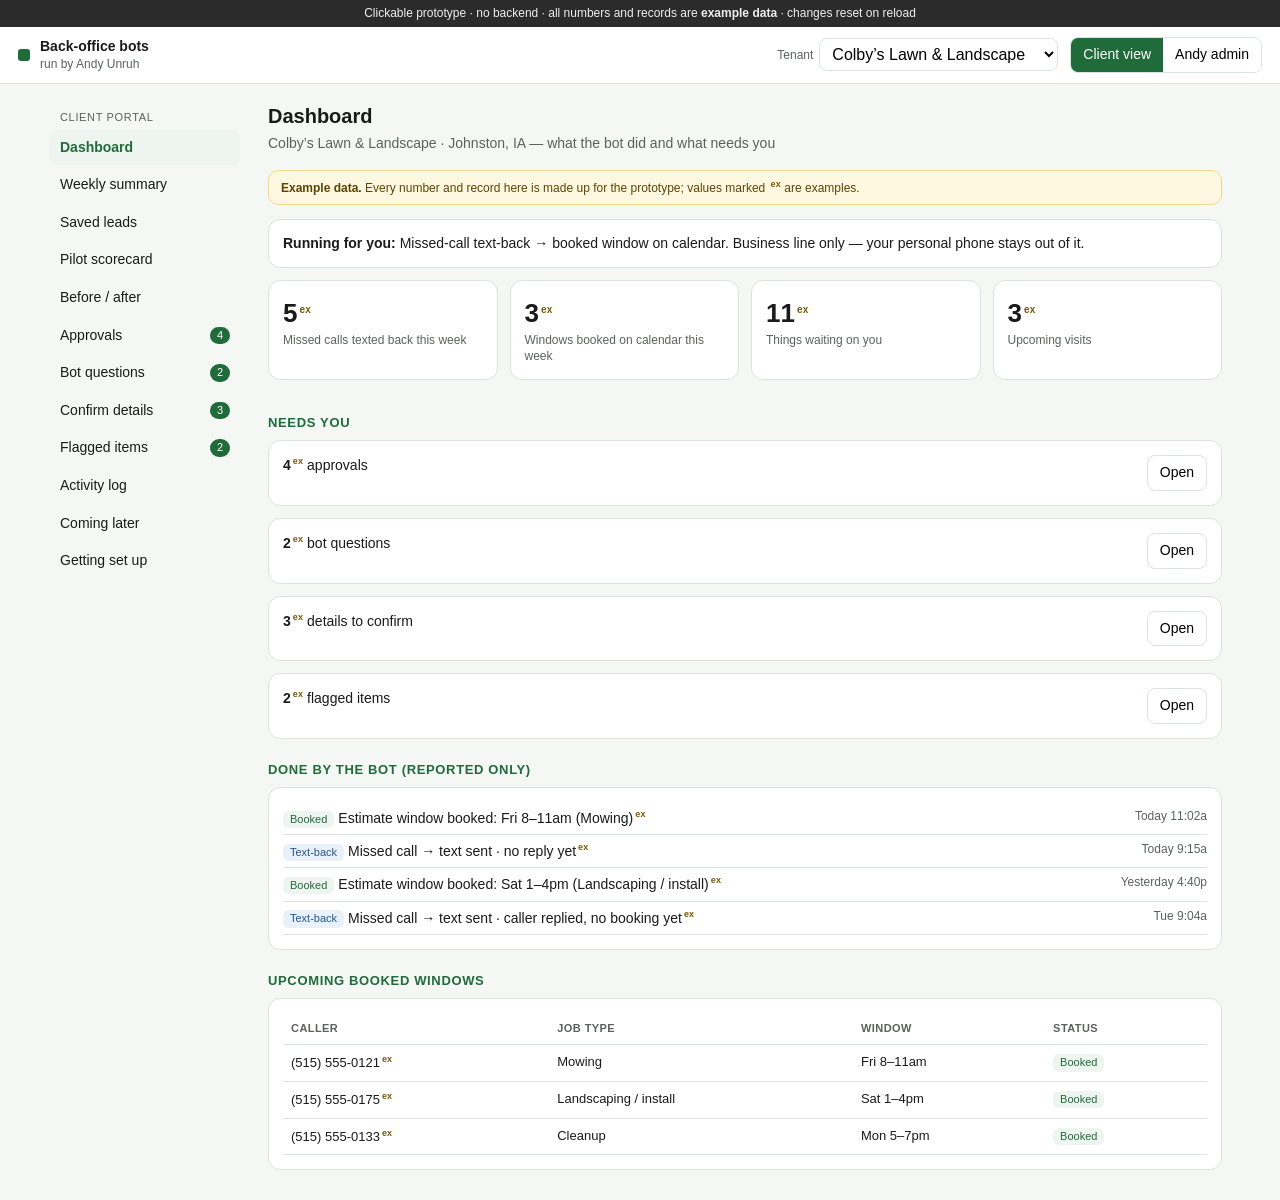
<file: index.html>
<!DOCTYPE html>
<html lang="en"><head><meta charset="utf-8"><meta name="viewport" content="width=device-width,initial-scale=1">
<title>Back-office bot portal — prototype</title>
<link rel="stylesheet" href="styles.css"></head>
<body>
<div class="proto"><span class="full">Clickable prototype · no backend · all numbers and records are <b>example data</b> · changes reset on reload</span><span class="short">Prototype · <b>example data</b> · resets on reload</span></div>
<header class="top">
  <div class="brand"><span class="dot"></span><div><b>Back-office bots</b><small>run by Andy Unruh</small><small class="pnote">Prototype · <b>example data</b> · resets on reload</small></div></div>
  <button class="b" id="menuBtn" aria-expanded="false" aria-controls="ctrls">Prototype ▾</button>
  <button class="exitlink hidden" id="exitDemo">Exit demo</button>
  <div class="ctrls" id="ctrls">
    <label>Tenant <select id="tenantSel"></select></label>
    <div class="seg" id="roleSeg"><button data-role="client">Client view</button><button data-role="admin">Andy admin</button></div>
    <button class="b" id="demoBtn">Demo mode</button>
  </div>
</header>
<div class="shell">
  <nav id="nav"></nav>
  <main id="main"></main>
</div>
<div id="modal" class="modal hidden"><div class="mbox" id="mbox" role="dialog" aria-modal="true"></div></div>
<div id="toast" class="toast hidden" role="status"></div>
<script src="data.js"></script>
<script src="app.js"></script>
<script src="extras.js"></script>
<script src="admin.js"></script>
<script>render()</script>
</body></html>
</file>
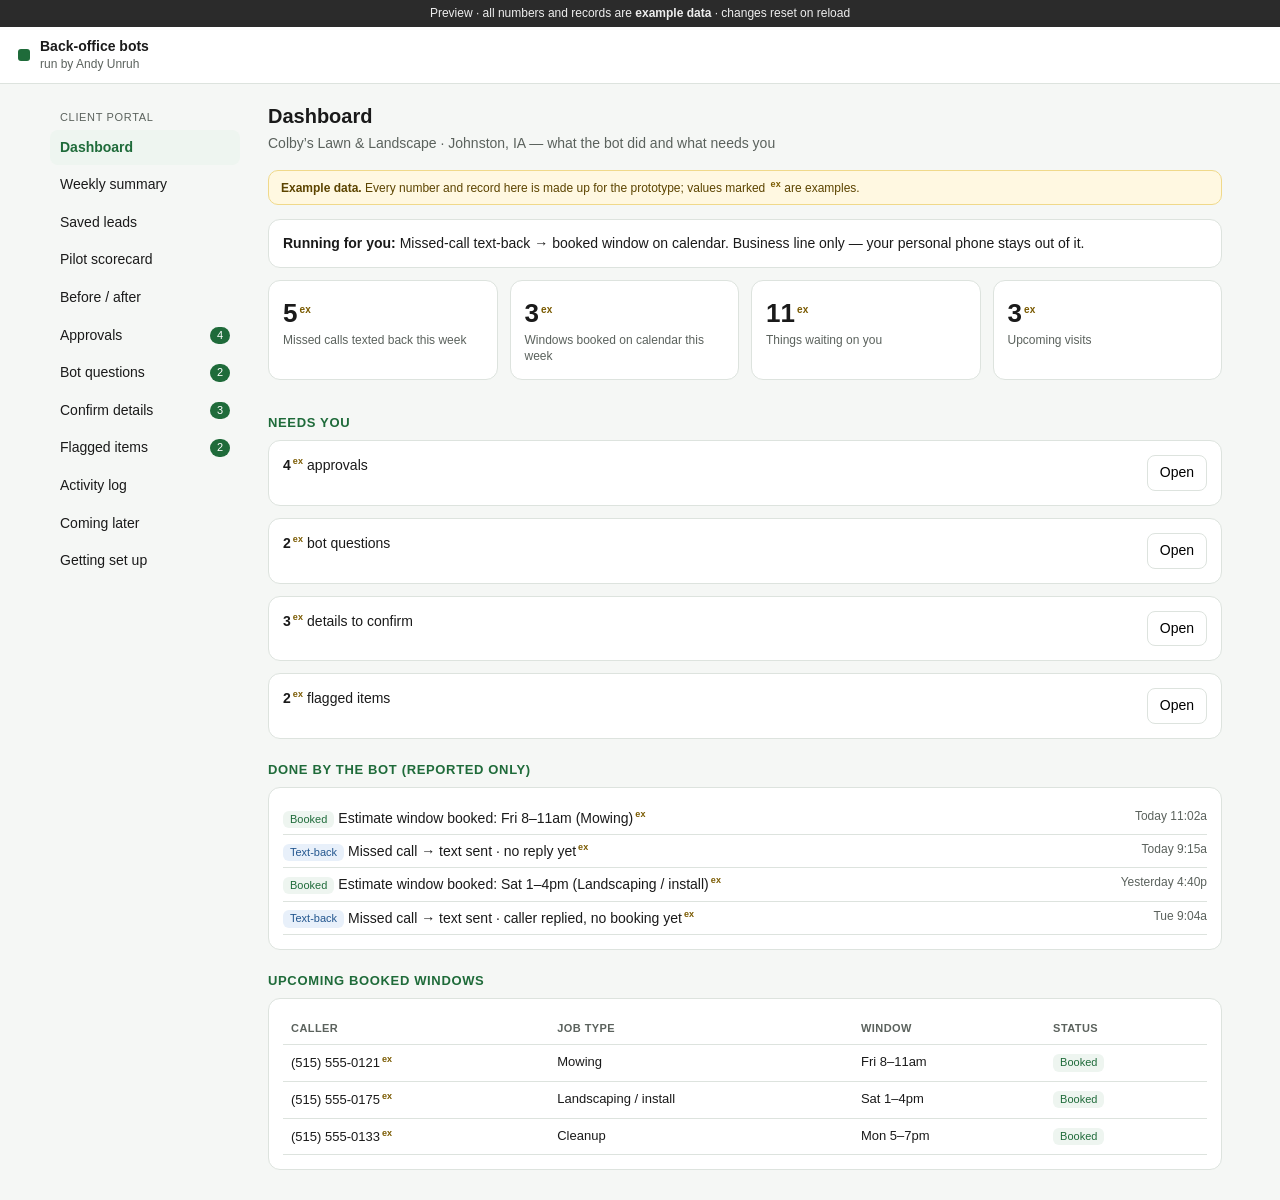
<file: c/e19d1443bfefc0c1/index.html>
<!DOCTYPE html>
<html lang="en"><head><meta charset="utf-8"><meta name="viewport" content="width=device-width,initial-scale=1">
<meta name="robots" content="noindex,nofollow">
<title>Colby’s Lawn &amp; Landscape — bot portal (preview)</title>
<link rel="stylesheet" href="styles.css"></head>
<body>
<div class="proto"><span class="full">Preview · all numbers and records are <b>example data</b> · changes reset on reload</span><span class="short">Preview · <b>example data</b> · resets on reload</span></div>
<header class="top">
  <div class="brand"><span class="dot"></span><div><b>Back-office bots</b><small>run by Andy Unruh</small><small class="pnote">Preview · <b>example data</b> · resets on reload</small></div></div>
</header>
<div class="shell">
  <nav id="nav"></nav>
  <main id="main"></main>
</div>
<div id="modal" class="modal hidden"><div class="mbox" id="mbox" role="dialog" aria-modal="true"></div></div>
<div id="toast" class="toast hidden" role="status"></div>
<script src="data.js"></script>
<script src="app.js"></script>
<script src="extras.js"></script>
<script>render()</script>
</body></html>
</file>
<file: styles.css>
:root{--ink:#1a1a1a;--muted:#5b625d;--line:#dde3de;--bg:#f5f7f5;--accent:#1f6b3a;--soft:#eef5f0;--warn:#a15c00;--warnbg:#fff4e0;--bad:#a12a2a;--badbg:#fbeaea;--blue:#24578f;--bluebg:#e8f0fa}
*{box-sizing:border-box}body{margin:0;font-family:-apple-system,BlinkMacSystemFont,"Segoe UI",Roboto,"Liberation Sans",sans-serif;color:var(--ink);background:var(--bg);font-size:14px;line-height:1.4}
.proto{background:#2b2b2b;color:#eee;font-size:12px;padding:5px 14px;text-align:center}
.top{display:flex;justify-content:space-between;align-items:center;gap:12px;flex-wrap:wrap;padding:10px 18px;background:#fff;border-bottom:1px solid var(--line)}
.brand{display:flex;gap:10px;align-items:center}.brand small{display:block;color:var(--muted);font-size:12px}.dot{width:12px;height:12px;border-radius:3px;background:var(--accent)}
.ctrls{display:flex;gap:12px;align-items:center;flex-wrap:wrap}.ctrls label{font-size:12px;color:var(--muted);display:flex;gap:6px;align-items:center}
select,input,textarea{font:inherit;font-size:16px;padding:6px 8px;border:1px solid var(--line);border-radius:8px;background:#fff}textarea{width:100%;min-height:96px;resize:vertical;display:block;margin:4px 0}
.seg{display:flex;border:1px solid var(--line);border-radius:8px;overflow:hidden}.seg button{border:0;background:#fff;padding:7px 12px;cursor:pointer;font:inherit}.seg button.on{background:var(--accent);color:#fff}
.shell{display:flex;max-width:1200px;margin:0 auto}
nav{width:210px;padding:14px 10px;flex-shrink:0;position:relative}nav a{display:flex;align-items:center;gap:8px;justify-content:space-between;padding:8px 10px;border-radius:8px;color:var(--ink);text-decoration:none;margin-bottom:2px;cursor:pointer}nav a.on{background:var(--soft);color:var(--accent);font-weight:600}nav a:hover{background:#eaefeb}
nav .sec{font-size:11px;text-transform:uppercase;letter-spacing:.06em;color:var(--muted);margin:12px 10px 4px}
.cnt{background:var(--accent);color:#fff;border-radius:10px;font-size:11px;padding:1px 7px}
main{flex:1;padding:18px;min-width:0}
h1{font-size:20px;margin:0 0 4px}.sub{color:var(--muted);margin:0 0 16px}
h2{font-size:13px;text-transform:uppercase;letter-spacing:.05em;color:var(--accent);margin:22px 0 8px}
.card{background:#fff;border:1px solid var(--line);border-radius:12px;padding:14px;margin-bottom:12px}
.grid{display:grid;grid-template-columns:repeat(auto-fit,minmax(170px,1fr));gap:12px}
.stat .n{font-size:26px;font-weight:700}.stat .l{color:var(--muted);font-size:12px}
.exm{font-size:9px;font-weight:600;color:#7a5a00;margin-left:2px;letter-spacing:.02em;cursor:help;font-family:inherit}.stat .n .exm{font-size:10px}
.exbanner{background:#fff8e1;border:1px solid #f0d98a;color:#5c4400;border-radius:10px;padding:7px 12px;margin:0 0 14px}
.tag{display:inline-block;font-size:11px;border-radius:6px;padding:1px 7px;background:var(--soft);color:var(--accent);margin-right:4px}.tag.warn{background:var(--warnbg);color:var(--warn)}.tag.bad{background:var(--badbg);color:var(--bad)}.tag.blue{background:var(--bluebg);color:var(--blue)}.tag.gray{background:#eee;color:#555}
.row{display:flex;justify-content:space-between;gap:10px;align-items:flex-start;flex-wrap:wrap}.muted{color:var(--muted)}.small{font-size:12px}
.btns{display:flex;gap:8px;flex-wrap:wrap;margin-top:10px}
button.b{border:1px solid var(--line);background:#fff;border-radius:8px;padding:7px 12px;cursor:pointer;font:inherit}button.b:hover{background:#f0f0f0}
button.p{background:var(--accent);border-color:var(--accent);color:#fff}button.p:hover{background:#17532c}button.r{color:var(--bad);border-color:#e6bcbc}
.sms{background:var(--bg);border-radius:10px;padding:10px;margin-top:8px}.msg{max-width:80%;padding:7px 10px;border-radius:12px;margin:4px 0;font-size:13px}.msg.in{background:#fff;border:1px solid var(--line)}.msg.out{background:var(--accent);color:#fff;margin-left:auto}.msg small{display:block;opacity:.7;font-size:10px}
table{width:100%;border-collapse:collapse;font-size:13px}td,th{text-align:left;padding:8px;border-bottom:1px solid var(--line);vertical-align:top}th{font-size:11px;text-transform:uppercase;color:var(--muted);letter-spacing:.04em}
.tw{overflow-x:auto}
.sw{position:relative;display:inline-block;width:42px;height:24px}.sw input{opacity:0;width:0;height:0}.sw span{position:absolute;inset:0;background:#c9cfca;border-radius:24px;cursor:pointer;transition:.2s}.sw span:before{content:"";position:absolute;width:18px;height:18px;left:3px;top:3px;background:#fff;border-radius:50%;transition:.2s}.sw input:checked+span{background:var(--accent)}.sw input:checked+span:before{transform:translateX(18px)}
.later{border-style:dashed;border-color:#b9c2bb;background:#fbfcfb}
.banner{border-radius:10px;padding:10px 12px;margin-bottom:12px}.banner.admin{background:#2b2b2b;color:#fff}.banner.paused{background:var(--warnbg);color:var(--warn);border:1px solid #f0d098}
.empty{text-align:center;color:var(--muted);padding:26px}
.modal{position:fixed;inset:0;background:rgba(0,0,0,.35);display:flex;align-items:center;justify-content:center;padding:16px;z-index:9}.mbox{background:#fff;border-radius:12px;max-width:520px;width:100%;padding:18px;max-height:calc(100vh - 32px);overflow:auto}
.hidden{display:none!important}.toast{position:fixed;bottom:18px;left:50%;transform:translateX(-50%);background:#222;color:#fff;padding:9px 16px;border-radius:8px;z-index:10;display:flex;gap:12px;align-items:center;max-width:calc(100vw - 24px)}.toast .undo{background:#fff;color:#222;border-color:#fff;font-weight:600}
.ph{font-family:ui-monospace,monospace;background:#f3f3f3;border:1px dashed #bbb;border-radius:6px;padding:2px 6px;font-size:12px}
@media(max-width:760px){.shell{flex-direction:column}nav{width:auto;display:flex;overflow-x:auto;gap:4px;padding:8px;background:#fff;border-bottom:1px solid var(--line)}nav .sec{display:none}nav a{white-space:nowrap;margin:0}main{padding:12px}.top{padding:8px 12px}}
button.sm{padding:3px 8px;font-size:13px}.fb{display:inline-flex;gap:4px;margin-left:auto}
.bar{background:#e4e9e5;border-radius:6px;height:10px;overflow:hidden;margin:6px 0}.bar div{background:var(--accent);height:100%}
.tl{display:flex;gap:14px;flex-wrap:wrap;margin-top:8px;color:var(--ink)}.card.hl{border-left:4px solid var(--warn)}
body.demo .proto,body.demo .ctrls,body.demo #menuBtn,body.demo nav .sec{display:none}

/* --- polish 2026-10-17 --- */
.tel,.nw{white-space:nowrap}
.msg.sys{margin:6px auto;max-width:90%;background:transparent;border:1px dashed var(--line);color:var(--muted);text-align:center;font-size:12px}
.logrow{padding:6px 0;border-bottom:1px solid var(--line)}
details summary{cursor:pointer;margin-top:6px;display:flex;align-items:center}
.later .muted{color:var(--muted)}
#menuBtn{display:none}
.exitlink{background:none;border:0;padding:4px 6px;font:inherit;font-size:12px;color:var(--muted);text-decoration:underline;cursor:pointer;margin-left:auto}
label.chk{display:inline-flex;gap:8px;align-items:center}
.proto .short{display:none}
/* Touch targets: 44px on touch screens and phones; switches get a 44px hit area around the 42x24 track */
@media (pointer:coarse),(max-width:760px){
  button,select,.seg button,nav a,summary,input:not([type=checkbox]):not([type=radio]),.exitlink{min-height:44px}
  button.sm{min-width:44px}
  .sw{width:52px;height:44px;vertical-align:middle}.sw span{inset:10px 5px}
  label.chk input{width:22px;height:22px}
  .exitlink{display:inline-flex;align-items:center}
}
/* Compact iPhone header: one-line proto bar, brand + menu button on one row, tenant/role tucked in a menu */
@media(max-width:760px){
  .proto{padding:3px 12px;font-size:11px;white-space:nowrap;overflow:hidden;text-overflow:ellipsis}.proto .full{display:none}.proto .short{display:inline}
  .top{flex-wrap:nowrap;padding:4px 12px;gap:8px}.brand small{display:inline;margin-left:6px}.brand b{font-size:14px}
  #menuBtn{display:inline-flex;align-items:center;margin-left:auto;font-size:13px}
  .ctrls{display:none}.top.open{flex-wrap:wrap}.top.open .ctrls{display:flex;width:100%;padding:6px 0 4px}
  nav{padding:4px 8px;scrollbar-width:none}nav::-webkit-scrollbar{display:none}
  nav.fr{-webkit-mask-image:linear-gradient(to right,#000 82%,transparent);mask-image:linear-gradient(to right,#000 82%,transparent)}
  nav.fl{-webkit-mask-image:linear-gradient(to left,#000 82%,transparent);mask-image:linear-gradient(to left,#000 82%,transparent)}
  nav.fl.fr{-webkit-mask-image:linear-gradient(to right,transparent,#000 12%,#000 82%,transparent);mask-image:linear-gradient(to right,transparent,#000 12%,#000 82%,transparent)}
  h1{font-size:18px}
}

/* --- polish 2026-10-19 --- */
.speed{margin-top:6px}
/* Setup steps: non-interactive status icon + fixed action column so buttons line up */
.steprow{display:grid;grid-template-columns:24px 1fr 150px;gap:10px;align-items:center}
.steprow .act{display:flex;justify-content:flex-end;text-align:right}.steprow .act .b{width:100%}
.si{width:22px;height:22px;border-radius:50%;border:2px dashed #b9c2bb;display:inline-flex;align-items:center;justify-content:center;font-size:13px;font-weight:700;color:#fff}
.si.done{background:var(--accent);border:2px solid var(--accent)}
@media(max-width:760px){
  table.bookings .st{display:none} /* always "Booked"; keeps the table inside 390px */
  table.bookings td,table.bookings th{padding:8px 6px}
  .steprow{grid-template-columns:22px 1fr 112px;gap:8px}
}

/* --- polish 2026-11-02 --- */
.pnote,.brand .pnote{display:none} /* phone-only; beats .brand small{display:block} */
.steprow .act .tag{white-space:nowrap}
@media (pointer:coarse),(max-width:760px){
  /* whole label is the tap target; checkbox sits centred in a 44x44 box */
  label.chk{min-height:44px;gap:0;padding-right:6px}label.chk input{margin:11px;flex-shrink:0}
}
@media(max-width:760px){
  .steprow{grid-template-columns:22px 1fr 146px}
  /* header: example-data note moves into the brand block, saving the separate bar */
  .proto{display:none}
  .top{padding:2px 12px}.brand{min-width:0}.brand>div{min-width:0;line-height:1.2}
  .brand b,.brand small{white-space:nowrap}.brand small{font-size:11px}
  #menuBtn{white-space:nowrap;flex-shrink:0;padding-left:10px;padding-right:10px}.top{gap:6px}.brand{gap:8px}
  .brand .pnote{display:block;margin-left:0;color:var(--ink);overflow:hidden;text-overflow:ellipsis}
  body.demo .pnote{display:none}
  nav{padding:2px 8px}
}
</file>
<file: c/e19d1443bfefc0c1/styles.css>
:root{--ink:#1a1a1a;--muted:#5b625d;--line:#dde3de;--bg:#f5f7f5;--accent:#1f6b3a;--soft:#eef5f0;--warn:#a15c00;--warnbg:#fff4e0;--bad:#a12a2a;--badbg:#fbeaea;--blue:#24578f;--bluebg:#e8f0fa}
*{box-sizing:border-box}body{margin:0;font-family:-apple-system,BlinkMacSystemFont,"Segoe UI",Roboto,"Liberation Sans",sans-serif;color:var(--ink);background:var(--bg);font-size:14px;line-height:1.4}
.proto{background:#2b2b2b;color:#eee;font-size:12px;padding:5px 14px;text-align:center}
.top{display:flex;justify-content:space-between;align-items:center;gap:12px;flex-wrap:wrap;padding:10px 18px;background:#fff;border-bottom:1px solid var(--line)}
.brand{display:flex;gap:10px;align-items:center}.brand small{display:block;color:var(--muted);font-size:12px}.dot{width:12px;height:12px;border-radius:3px;background:var(--accent)}
.ctrls{display:flex;gap:12px;align-items:center;flex-wrap:wrap}.ctrls label{font-size:12px;color:var(--muted);display:flex;gap:6px;align-items:center}
select,input,textarea{font:inherit;font-size:16px;padding:6px 8px;border:1px solid var(--line);border-radius:8px;background:#fff}textarea{width:100%;min-height:96px;resize:vertical;display:block;margin:4px 0}
.seg{display:flex;border:1px solid var(--line);border-radius:8px;overflow:hidden}.seg button{border:0;background:#fff;padding:7px 12px;cursor:pointer;font:inherit}.seg button.on{background:var(--accent);color:#fff}
.shell{display:flex;max-width:1200px;margin:0 auto}
nav{width:210px;padding:14px 10px;flex-shrink:0;position:relative}nav a{display:flex;align-items:center;gap:8px;justify-content:space-between;padding:8px 10px;border-radius:8px;color:var(--ink);text-decoration:none;margin-bottom:2px;cursor:pointer}nav a.on{background:var(--soft);color:var(--accent);font-weight:600}nav a:hover{background:#eaefeb}
nav .sec{font-size:11px;text-transform:uppercase;letter-spacing:.06em;color:var(--muted);margin:12px 10px 4px}
.cnt{background:var(--accent);color:#fff;border-radius:10px;font-size:11px;padding:1px 7px}
main{flex:1;padding:18px;min-width:0}
h1{font-size:20px;margin:0 0 4px}.sub{color:var(--muted);margin:0 0 16px}
h2{font-size:13px;text-transform:uppercase;letter-spacing:.05em;color:var(--accent);margin:22px 0 8px}
.card{background:#fff;border:1px solid var(--line);border-radius:12px;padding:14px;margin-bottom:12px}
.grid{display:grid;grid-template-columns:repeat(auto-fit,minmax(170px,1fr));gap:12px}
.stat .n{font-size:26px;font-weight:700}.stat .l{color:var(--muted);font-size:12px}
.exm{font-size:9px;font-weight:600;color:#7a5a00;margin-left:2px;letter-spacing:.02em;cursor:help;font-family:inherit}.stat .n .exm{font-size:10px}
.exbanner{background:#fff8e1;border:1px solid #f0d98a;color:#5c4400;border-radius:10px;padding:7px 12px;margin:0 0 14px}
.tag{display:inline-block;font-size:11px;border-radius:6px;padding:1px 7px;background:var(--soft);color:var(--accent);margin-right:4px}.tag.warn{background:var(--warnbg);color:var(--warn)}.tag.bad{background:var(--badbg);color:var(--bad)}.tag.blue{background:var(--bluebg);color:var(--blue)}.tag.gray{background:#eee;color:#555}
.row{display:flex;justify-content:space-between;gap:10px;align-items:flex-start;flex-wrap:wrap}.muted{color:var(--muted)}.small{font-size:12px}
.btns{display:flex;gap:8px;flex-wrap:wrap;margin-top:10px}
button.b{border:1px solid var(--line);background:#fff;border-radius:8px;padding:7px 12px;cursor:pointer;font:inherit}button.b:hover{background:#f0f0f0}
button.p{background:var(--accent);border-color:var(--accent);color:#fff}button.p:hover{background:#17532c}button.r{color:var(--bad);border-color:#e6bcbc}
.sms{background:var(--bg);border-radius:10px;padding:10px;margin-top:8px}.msg{max-width:80%;padding:7px 10px;border-radius:12px;margin:4px 0;font-size:13px}.msg.in{background:#fff;border:1px solid var(--line)}.msg.out{background:var(--accent);color:#fff;margin-left:auto}.msg small{display:block;opacity:.7;font-size:10px}
table{width:100%;border-collapse:collapse;font-size:13px}td,th{text-align:left;padding:8px;border-bottom:1px solid var(--line);vertical-align:top}th{font-size:11px;text-transform:uppercase;color:var(--muted);letter-spacing:.04em}
.tw{overflow-x:auto}
.sw{position:relative;display:inline-block;width:42px;height:24px}.sw input{opacity:0;width:0;height:0}.sw span{position:absolute;inset:0;background:#c9cfca;border-radius:24px;cursor:pointer;transition:.2s}.sw span:before{content:"";position:absolute;width:18px;height:18px;left:3px;top:3px;background:#fff;border-radius:50%;transition:.2s}.sw input:checked+span{background:var(--accent)}.sw input:checked+span:before{transform:translateX(18px)}
.later{border-style:dashed;border-color:#b9c2bb;background:#fbfcfb}
.banner{border-radius:10px;padding:10px 12px;margin-bottom:12px}.banner.admin{background:#2b2b2b;color:#fff}.banner.paused{background:var(--warnbg);color:var(--warn);border:1px solid #f0d098}
.empty{text-align:center;color:var(--muted);padding:26px}
.modal{position:fixed;inset:0;background:rgba(0,0,0,.35);display:flex;align-items:center;justify-content:center;padding:16px;z-index:9}.mbox{background:#fff;border-radius:12px;max-width:520px;width:100%;padding:18px;max-height:calc(100vh - 32px);overflow:auto}
.hidden{display:none!important}.toast{position:fixed;bottom:18px;left:50%;transform:translateX(-50%);background:#222;color:#fff;padding:9px 16px;border-radius:8px;z-index:10;display:flex;gap:12px;align-items:center;max-width:calc(100vw - 24px)}.toast .undo{background:#fff;color:#222;border-color:#fff;font-weight:600}
.ph{font-family:ui-monospace,monospace;background:#f3f3f3;border:1px dashed #bbb;border-radius:6px;padding:2px 6px;font-size:12px}
@media(max-width:760px){.shell{flex-direction:column}nav{width:auto;display:flex;overflow-x:auto;gap:4px;padding:8px;background:#fff;border-bottom:1px solid var(--line)}nav .sec{display:none}nav a{white-space:nowrap;margin:0}main{padding:12px}.top{padding:8px 12px}}
button.sm{padding:3px 8px;font-size:13px}.fb{display:inline-flex;gap:4px;margin-left:auto}
.bar{background:#e4e9e5;border-radius:6px;height:10px;overflow:hidden;margin:6px 0}.bar div{background:var(--accent);height:100%}
.tl{display:flex;gap:14px;flex-wrap:wrap;margin-top:8px;color:var(--ink)}.card.hl{border-left:4px solid var(--warn)}
body.demo .proto,body.demo .ctrls,body.demo #menuBtn,body.demo nav .sec{display:none}

/* --- polish 2026-10-17 --- */
.tel,.nw{white-space:nowrap}
.msg.sys{margin:6px auto;max-width:90%;background:transparent;border:1px dashed var(--line);color:var(--muted);text-align:center;font-size:12px}
.logrow{padding:6px 0;border-bottom:1px solid var(--line)}
details summary{cursor:pointer;margin-top:6px;display:flex;align-items:center}
.later .muted{color:var(--muted)}
#menuBtn{display:none}
.exitlink{background:none;border:0;padding:4px 6px;font:inherit;font-size:12px;color:var(--muted);text-decoration:underline;cursor:pointer;margin-left:auto}
label.chk{display:inline-flex;gap:8px;align-items:center}
.proto .short{display:none}
/* Touch targets: 44px on touch screens and phones; switches get a 44px hit area around the 42x24 track */
@media (pointer:coarse),(max-width:760px){
  button,select,.seg button,nav a,summary,input:not([type=checkbox]):not([type=radio]),.exitlink{min-height:44px}
  button.sm{min-width:44px}
  .sw{width:52px;height:44px;vertical-align:middle}.sw span{inset:10px 5px}
  label.chk input{width:22px;height:22px}
  .exitlink{display:inline-flex;align-items:center}
}
/* Compact iPhone header: one-line proto bar, brand + menu button on one row, tenant/role tucked in a menu */
@media(max-width:760px){
  .proto{padding:3px 12px;font-size:11px;white-space:nowrap;overflow:hidden;text-overflow:ellipsis}.proto .full{display:none}.proto .short{display:inline}
  .top{flex-wrap:nowrap;padding:4px 12px;gap:8px}.brand small{display:inline;margin-left:6px}.brand b{font-size:14px}
  #menuBtn{display:inline-flex;align-items:center;margin-left:auto;font-size:13px}
  .ctrls{display:none}.top.open{flex-wrap:wrap}.top.open .ctrls{display:flex;width:100%;padding:6px 0 4px}
  nav{padding:4px 8px;scrollbar-width:none}nav::-webkit-scrollbar{display:none}
  nav.fr{-webkit-mask-image:linear-gradient(to right,#000 82%,transparent);mask-image:linear-gradient(to right,#000 82%,transparent)}
  nav.fl{-webkit-mask-image:linear-gradient(to left,#000 82%,transparent);mask-image:linear-gradient(to left,#000 82%,transparent)}
  nav.fl.fr{-webkit-mask-image:linear-gradient(to right,transparent,#000 12%,#000 82%,transparent);mask-image:linear-gradient(to right,transparent,#000 12%,#000 82%,transparent)}
  h1{font-size:18px}
}

/* --- polish 2026-10-19 --- */
.speed{margin-top:6px}
/* Setup steps: non-interactive status icon + fixed action column so buttons line up */
.steprow{display:grid;grid-template-columns:24px 1fr 150px;gap:10px;align-items:center}
.steprow .act{display:flex;justify-content:flex-end;text-align:right}.steprow .act .b{width:100%}
.si{width:22px;height:22px;border-radius:50%;border:2px dashed #b9c2bb;display:inline-flex;align-items:center;justify-content:center;font-size:13px;font-weight:700;color:#fff}
.si.done{background:var(--accent);border:2px solid var(--accent)}
@media(max-width:760px){
  table.bookings .st{display:none} /* always "Booked"; keeps the table inside 390px */
  table.bookings td,table.bookings th{padding:8px 6px}
  .steprow{grid-template-columns:22px 1fr 112px;gap:8px}
}

/* --- polish 2026-11-02 --- */
.pnote,.brand .pnote{display:none} /* phone-only; beats .brand small{display:block} */
.steprow .act .tag{white-space:nowrap}
@media (pointer:coarse),(max-width:760px){
  /* whole label is the tap target; checkbox sits centred in a 44x44 box */
  label.chk{min-height:44px;gap:0;padding-right:6px}label.chk input{margin:11px;flex-shrink:0}
}
@media(max-width:760px){
  .steprow{grid-template-columns:22px 1fr 146px}
  /* header: example-data note moves into the brand block, saving the separate bar */
  .proto{display:none}
  .top{padding:2px 12px}.brand{min-width:0}.brand>div{min-width:0;line-height:1.2}
  .brand b,.brand small{white-space:nowrap}.brand small{font-size:11px}
  #menuBtn{white-space:nowrap;flex-shrink:0;padding-left:10px;padding-right:10px}.top{gap:6px}.brand{gap:8px}
  .brand .pnote{display:block;margin-left:0;color:var(--ink);overflow:hidden;text-overflow:ellipsis}
  body.demo .pnote{display:none}
  nav{padding:2px 8px}
}
</file>
